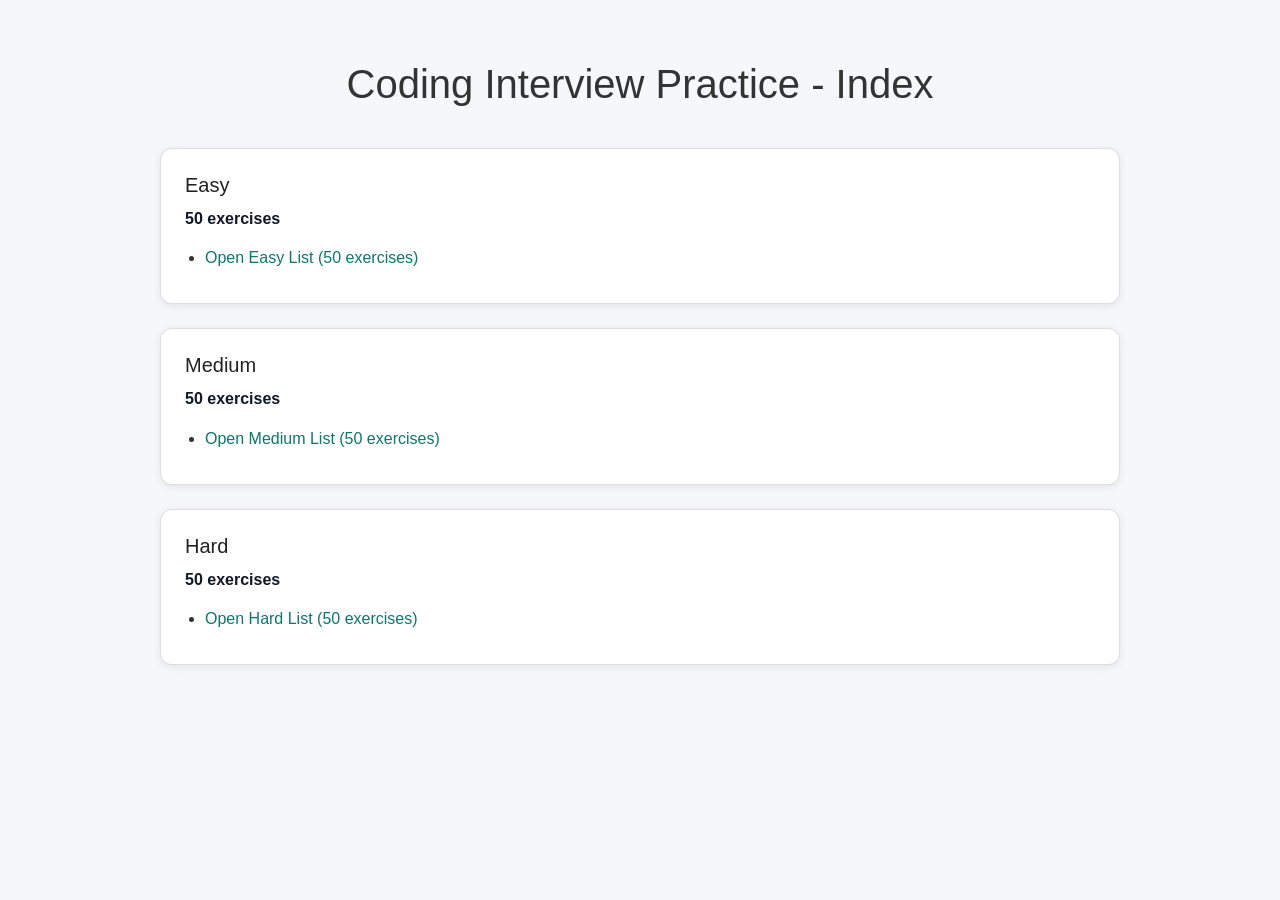
<file: index.html>
<!doctype html>
<html lang="en">
  <head>
    <meta charset="UTF-8" />
    <meta name="viewport" content="width=device-width, initial-scale=1.0" />
    <title>Coding Interview Practice - Index</title>
    <link
      rel="stylesheet"
      href="https://cdn.jsdelivr.net/npm/bootstrap@4.0.0/dist/css/bootstrap.min.css"
      integrity="sha384-Gn5384xqQ1aoWXA+058RXPxPg6fy4IWvTNh0E263XmFcJlSAwiGgFAW/dAiS6JXm"
      crossorigin="anonymous"
    />
    <script
      src="https://code.jquery.com/jquery-3.2.1.slim.min.js"
      integrity="sha384-KJ3o2DKtIkvYIK3UENzmM7KCkRr/rE9/Qpg6aAZGJwFDMVNA/GpGFF93hXpG5KkN"
      crossorigin="anonymous"
    ></script>
    <script
      src="https://cdn.jsdelivr.net/npm/popper.js@1.12.9/dist/umd/popper.min.js"
      integrity="sha384-ApNbgh9B+Y1QKtv3Rn7W3mgPxhU9K/ScQsAP7hUibX39j7fakFPskvXusvfa0b4Q"
      crossorigin="anonymous"
    ></script>
    <script
      src="https://cdn.jsdelivr.net/npm/bootstrap@4.0.0/dist/js/bootstrap.min.js"
      integrity="sha384-JZR6Spejh4U02d8jOt6vLEHfe/JQGiRRSQQxSfFWpi1MquVdAyjUar5+76PVCmYl"
      crossorigin="anonymous"
    ></script>
    <link rel="stylesheet" href="/styles/index.css">
  </head>
  <body>
    <div class="container">
      <h1>Coding Interview Practice - Index</h1>

      <div class="card">
        <h2 class="section-title">Easy</h2>
        <div class="difficulty">50 exercises</div>
        <ul class="links">
          <li><a href="easy/easy.html">Open Easy List (50 exercises)</a></li>
        </ul>
      </div>

      <div class="card">
        <h2 class="section-title">Medium</h2>
        <div class="difficulty">50 exercises</div>
        <ul class="links">
          <li>
            <a href="medium/medium.html">Open Medium List (50 exercises)</a>
          </li>
        </ul>
      </div>

      <div class="card">
        <h2 class="section-title">Hard</h2>
        <div class="difficulty">50 exercises</div>
        <ul class="links">
          <li><a href="hard/hard.html">Open Hard List (50 exercises)</a></li>
        </ul>
      </div>
    </div>
  </body>
</html>
</file>
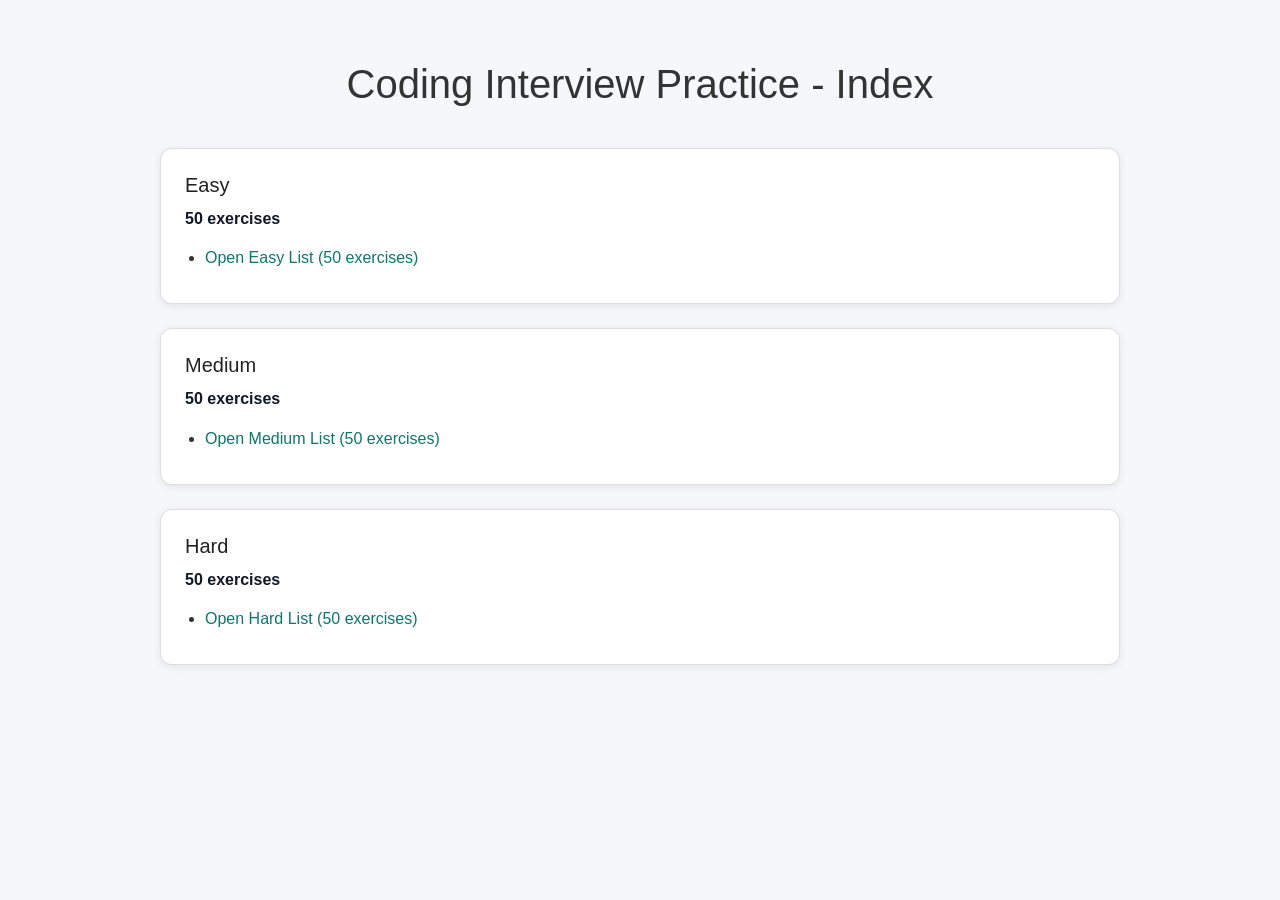
<file: playground/index.html>
<!doctype html>
<html lang="en">
	<head>
		<meta charset="UTF-8" />
		<meta name="viewport" content="width=device-width, initial-scale=1.0" />
		<title>Coding Interview Practice - Index</title>
		<link
			rel="stylesheet"
			href="https://cdn.jsdelivr.net/npm/bootstrap@4.0.0/dist/css/bootstrap.min.css"
			integrity="sha384-Gn5384xqQ1aoWXA+058RXPxPg6fy4IWvTNh0E263XmFcJlSAwiGgFAW/dAiS6JXm"
			crossorigin="anonymous"
		/>
		<script
			src="https://code.jquery.com/jquery-3.2.1.slim.min.js"
			integrity="sha384-KJ3o2DKtIkvYIK3UENzmM7KCkRr/rE9/Qpg6aAZGJwFDMVNA/GpGFF93hXpG5KkN"
			crossorigin="anonymous"
		></script>
		<script
			src="https://cdn.jsdelivr.net/npm/popper.js@1.12.9/dist/umd/popper.min.js"
			integrity="sha384-ApNbgh9B+Y1QKtv3Rn7W3mgPxhU9K/ScQsAP7hUibX39j7fakFPskvXusvfa0b4Q"
			crossorigin="anonymous"
		></script>
		<script
			src="https://cdn.jsdelivr.net/npm/bootstrap@4.0.0/dist/js/bootstrap.min.js"
			integrity="sha384-JZR6Spejh4U02d8jOt6vLEHfe/JQGiRRSQQxSfFWpi1MquVdAyjUar5+76PVCmYl"
			crossorigin="anonymous"
		></script>
		<link rel="stylesheet" href="../styles/index.css">
	</head>
	<body>
		<div class="container">
			<h1>Coding Interview Practice - Index</h1>

			<div class="card">
				<h2 class="section-title">Easy</h2>
				<div class="difficulty">50 exercises</div>
				<ul class="links">
					<li><a href="../easy/easy.html">Open Easy List (50 exercises)</a></li>
				</ul>
			</div>

			<div class="card">
				<h2 class="section-title">Medium</h2>
				<div class="difficulty">50 exercises</div>
				<ul class="links">
					<li>
						<a href="../medium/medium.html">Open Medium List (50 exercises)</a>
					</li>
				</ul>
			</div>

			<div class="card">
				<h2 class="section-title">Hard</h2>
				<div class="difficulty">50 exercises</div>
				<ul class="links">
					<li><a href="../hard/hard.html">Open Hard List (50 exercises)</a></li>
				</ul>
			</div>
		</div>
	</body>
</html>
</file>
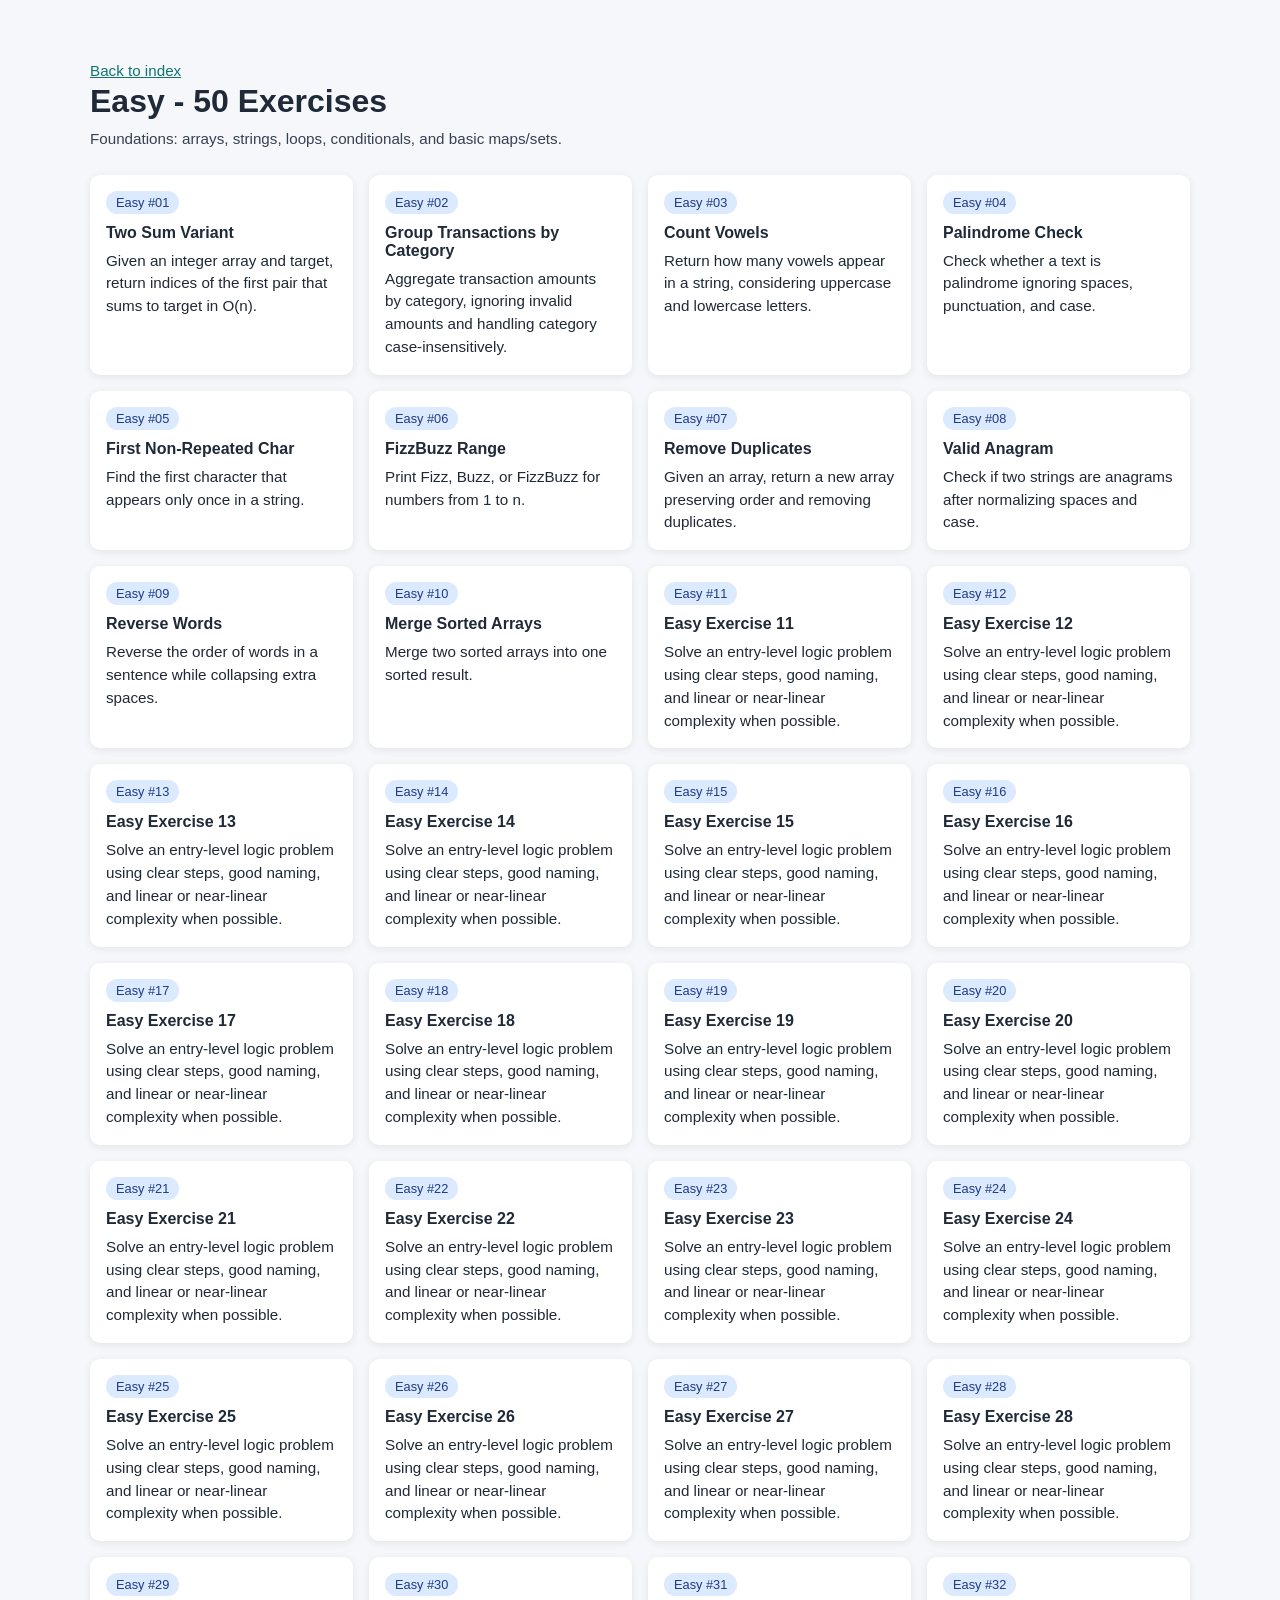
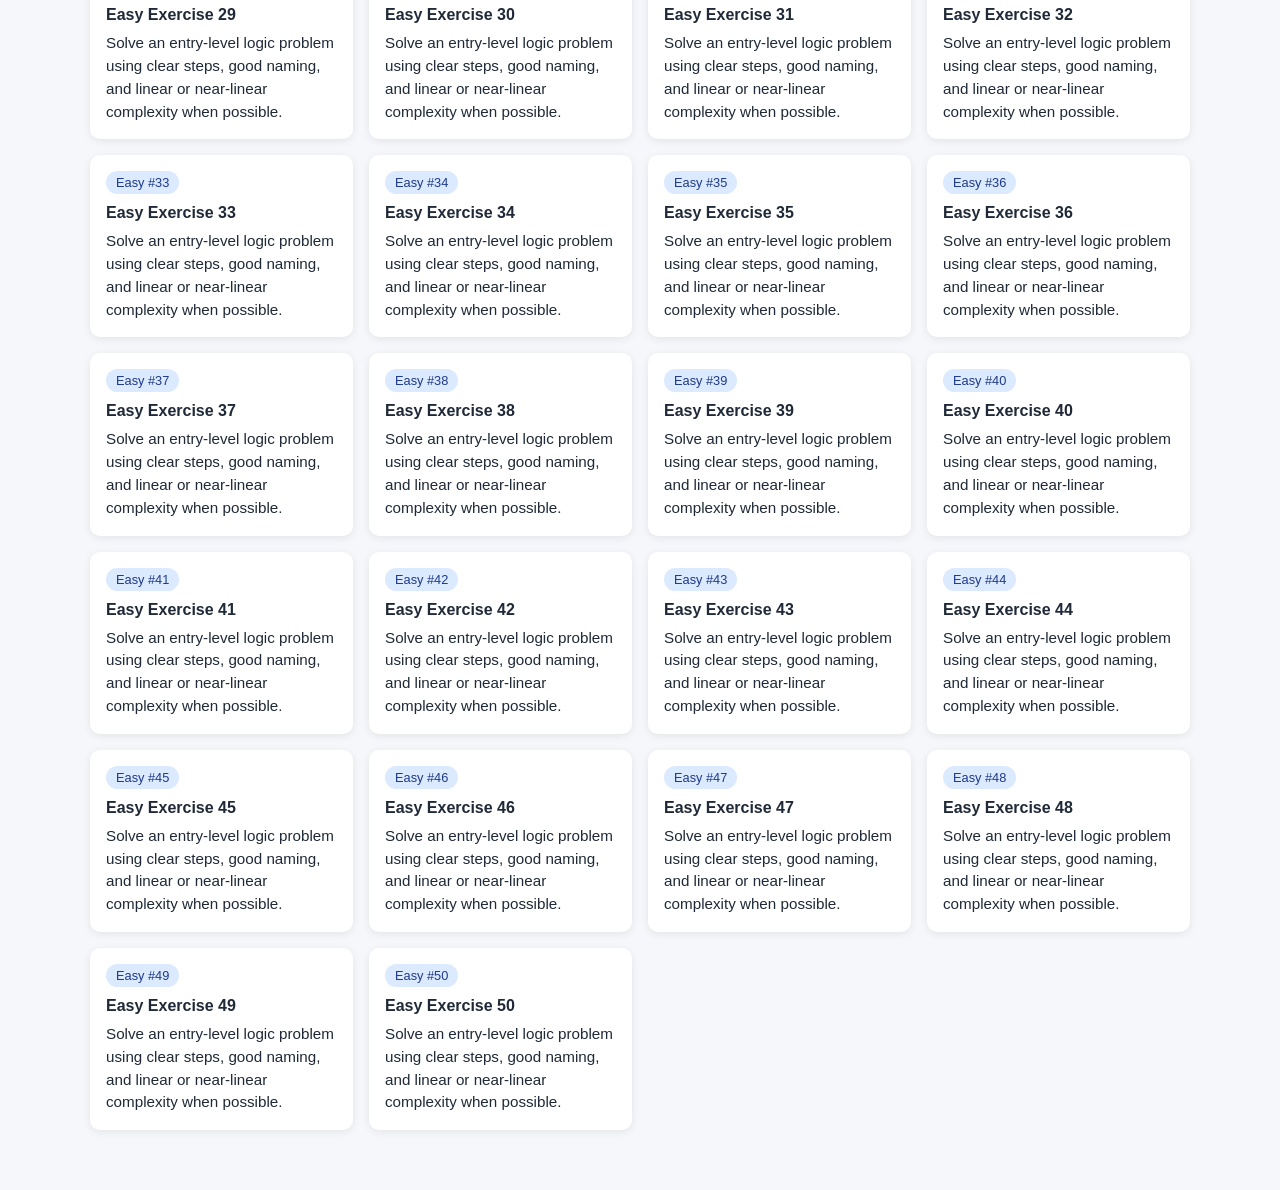
<file: easy/easy.html>
<!DOCTYPE html>
<html lang="en">
<head>
  <meta charset="UTF-8">
  <meta name="viewport" content="width=device-width, initial-scale=1.0">
  <title>Easy Exercises</title>
    <link rel="stylesheet" href="easy.css">
</head>
<body>
  <div class="container">
    <p><a href="../index.html">Back to index</a></p>
    <h1>Easy - 50 Exercises</h1>
    <p class="meta">Foundations: arrays, strings, loops, conditionals, and basic maps/sets.</p>
    <section class="grid">
      <article class="card">
        <div class="tag">Easy #01</div>
        <h2>Two Sum Variant</h2>
        <p>Given an integer array and target, return indices of the first pair that sums to target in O(n).</p>
      </article>
      <article class="card">
        <div class="tag">Easy #02</div>
        <h2>Group Transactions by Category</h2>
        <p>Aggregate transaction amounts by category, ignoring invalid amounts and handling category case-insensitively.</p>
      </article>
      <article class="card">
        <div class="tag">Easy #03</div>
        <h2>Count Vowels</h2>
        <p>Return how many vowels appear in a string, considering uppercase and lowercase letters.</p>
      </article>
      <article class="card">
        <div class="tag">Easy #04</div>
        <h2>Palindrome Check</h2>
        <p>Check whether a text is palindrome ignoring spaces, punctuation, and case.</p>
      </article>
      <article class="card">
        <div class="tag">Easy #05</div>
        <h2>First Non-Repeated Char</h2>
        <p>Find the first character that appears only once in a string.</p>
      </article>
      <article class="card">
        <div class="tag">Easy #06</div>
        <h2>FizzBuzz Range</h2>
        <p>Print Fizz, Buzz, or FizzBuzz for numbers from 1 to n.</p>
      </article>
      <article class="card">
        <div class="tag">Easy #07</div>
        <h2>Remove Duplicates</h2>
        <p>Given an array, return a new array preserving order and removing duplicates.</p>
      </article>
      <article class="card">
        <div class="tag">Easy #08</div>
        <h2>Valid Anagram</h2>
        <p>Check if two strings are anagrams after normalizing spaces and case.</p>
      </article>
      <article class="card">
        <div class="tag">Easy #09</div>
        <h2>Reverse Words</h2>
        <p>Reverse the order of words in a sentence while collapsing extra spaces.</p>
      </article>
      <article class="card">
        <div class="tag">Easy #10</div>
        <h2>Merge Sorted Arrays</h2>
        <p>Merge two sorted arrays into one sorted result.</p>
      </article>
      <article class="card">
        <div class="tag">Easy #11</div>
        <h2>Easy Exercise 11</h2>
        <p>Solve an entry-level logic problem using clear steps, good naming, and linear or near-linear complexity when possible.</p>
      </article>
      <article class="card">
        <div class="tag">Easy #12</div>
        <h2>Easy Exercise 12</h2>
        <p>Solve an entry-level logic problem using clear steps, good naming, and linear or near-linear complexity when possible.</p>
      </article>
      <article class="card">
        <div class="tag">Easy #13</div>
        <h2>Easy Exercise 13</h2>
        <p>Solve an entry-level logic problem using clear steps, good naming, and linear or near-linear complexity when possible.</p>
      </article>
      <article class="card">
        <div class="tag">Easy #14</div>
        <h2>Easy Exercise 14</h2>
        <p>Solve an entry-level logic problem using clear steps, good naming, and linear or near-linear complexity when possible.</p>
      </article>
      <article class="card">
        <div class="tag">Easy #15</div>
        <h2>Easy Exercise 15</h2>
        <p>Solve an entry-level logic problem using clear steps, good naming, and linear or near-linear complexity when possible.</p>
      </article>
      <article class="card">
        <div class="tag">Easy #16</div>
        <h2>Easy Exercise 16</h2>
        <p>Solve an entry-level logic problem using clear steps, good naming, and linear or near-linear complexity when possible.</p>
      </article>
      <article class="card">
        <div class="tag">Easy #17</div>
        <h2>Easy Exercise 17</h2>
        <p>Solve an entry-level logic problem using clear steps, good naming, and linear or near-linear complexity when possible.</p>
      </article>
      <article class="card">
        <div class="tag">Easy #18</div>
        <h2>Easy Exercise 18</h2>
        <p>Solve an entry-level logic problem using clear steps, good naming, and linear or near-linear complexity when possible.</p>
      </article>
      <article class="card">
        <div class="tag">Easy #19</div>
        <h2>Easy Exercise 19</h2>
        <p>Solve an entry-level logic problem using clear steps, good naming, and linear or near-linear complexity when possible.</p>
      </article>
      <article class="card">
        <div class="tag">Easy #20</div>
        <h2>Easy Exercise 20</h2>
        <p>Solve an entry-level logic problem using clear steps, good naming, and linear or near-linear complexity when possible.</p>
      </article>
      <article class="card">
        <div class="tag">Easy #21</div>
        <h2>Easy Exercise 21</h2>
        <p>Solve an entry-level logic problem using clear steps, good naming, and linear or near-linear complexity when possible.</p>
      </article>
      <article class="card">
        <div class="tag">Easy #22</div>
        <h2>Easy Exercise 22</h2>
        <p>Solve an entry-level logic problem using clear steps, good naming, and linear or near-linear complexity when possible.</p>
      </article>
      <article class="card">
        <div class="tag">Easy #23</div>
        <h2>Easy Exercise 23</h2>
        <p>Solve an entry-level logic problem using clear steps, good naming, and linear or near-linear complexity when possible.</p>
      </article>
      <article class="card">
        <div class="tag">Easy #24</div>
        <h2>Easy Exercise 24</h2>
        <p>Solve an entry-level logic problem using clear steps, good naming, and linear or near-linear complexity when possible.</p>
      </article>
      <article class="card">
        <div class="tag">Easy #25</div>
        <h2>Easy Exercise 25</h2>
        <p>Solve an entry-level logic problem using clear steps, good naming, and linear or near-linear complexity when possible.</p>
      </article>
      <article class="card">
        <div class="tag">Easy #26</div>
        <h2>Easy Exercise 26</h2>
        <p>Solve an entry-level logic problem using clear steps, good naming, and linear or near-linear complexity when possible.</p>
      </article>
      <article class="card">
        <div class="tag">Easy #27</div>
        <h2>Easy Exercise 27</h2>
        <p>Solve an entry-level logic problem using clear steps, good naming, and linear or near-linear complexity when possible.</p>
      </article>
      <article class="card">
        <div class="tag">Easy #28</div>
        <h2>Easy Exercise 28</h2>
        <p>Solve an entry-level logic problem using clear steps, good naming, and linear or near-linear complexity when possible.</p>
      </article>
      <article class="card">
        <div class="tag">Easy #29</div>
        <h2>Easy Exercise 29</h2>
        <p>Solve an entry-level logic problem using clear steps, good naming, and linear or near-linear complexity when possible.</p>
      </article>
      <article class="card">
        <div class="tag">Easy #30</div>
        <h2>Easy Exercise 30</h2>
        <p>Solve an entry-level logic problem using clear steps, good naming, and linear or near-linear complexity when possible.</p>
      </article>
      <article class="card">
        <div class="tag">Easy #31</div>
        <h2>Easy Exercise 31</h2>
        <p>Solve an entry-level logic problem using clear steps, good naming, and linear or near-linear complexity when possible.</p>
      </article>
      <article class="card">
        <div class="tag">Easy #32</div>
        <h2>Easy Exercise 32</h2>
        <p>Solve an entry-level logic problem using clear steps, good naming, and linear or near-linear complexity when possible.</p>
      </article>
      <article class="card">
        <div class="tag">Easy #33</div>
        <h2>Easy Exercise 33</h2>
        <p>Solve an entry-level logic problem using clear steps, good naming, and linear or near-linear complexity when possible.</p>
      </article>
      <article class="card">
        <div class="tag">Easy #34</div>
        <h2>Easy Exercise 34</h2>
        <p>Solve an entry-level logic problem using clear steps, good naming, and linear or near-linear complexity when possible.</p>
      </article>
      <article class="card">
        <div class="tag">Easy #35</div>
        <h2>Easy Exercise 35</h2>
        <p>Solve an entry-level logic problem using clear steps, good naming, and linear or near-linear complexity when possible.</p>
      </article>
      <article class="card">
        <div class="tag">Easy #36</div>
        <h2>Easy Exercise 36</h2>
        <p>Solve an entry-level logic problem using clear steps, good naming, and linear or near-linear complexity when possible.</p>
      </article>
      <article class="card">
        <div class="tag">Easy #37</div>
        <h2>Easy Exercise 37</h2>
        <p>Solve an entry-level logic problem using clear steps, good naming, and linear or near-linear complexity when possible.</p>
      </article>
      <article class="card">
        <div class="tag">Easy #38</div>
        <h2>Easy Exercise 38</h2>
        <p>Solve an entry-level logic problem using clear steps, good naming, and linear or near-linear complexity when possible.</p>
      </article>
      <article class="card">
        <div class="tag">Easy #39</div>
        <h2>Easy Exercise 39</h2>
        <p>Solve an entry-level logic problem using clear steps, good naming, and linear or near-linear complexity when possible.</p>
      </article>
      <article class="card">
        <div class="tag">Easy #40</div>
        <h2>Easy Exercise 40</h2>
        <p>Solve an entry-level logic problem using clear steps, good naming, and linear or near-linear complexity when possible.</p>
      </article>
      <article class="card">
        <div class="tag">Easy #41</div>
        <h2>Easy Exercise 41</h2>
        <p>Solve an entry-level logic problem using clear steps, good naming, and linear or near-linear complexity when possible.</p>
      </article>
      <article class="card">
        <div class="tag">Easy #42</div>
        <h2>Easy Exercise 42</h2>
        <p>Solve an entry-level logic problem using clear steps, good naming, and linear or near-linear complexity when possible.</p>
      </article>
      <article class="card">
        <div class="tag">Easy #43</div>
        <h2>Easy Exercise 43</h2>
        <p>Solve an entry-level logic problem using clear steps, good naming, and linear or near-linear complexity when possible.</p>
      </article>
      <article class="card">
        <div class="tag">Easy #44</div>
        <h2>Easy Exercise 44</h2>
        <p>Solve an entry-level logic problem using clear steps, good naming, and linear or near-linear complexity when possible.</p>
      </article>
      <article class="card">
        <div class="tag">Easy #45</div>
        <h2>Easy Exercise 45</h2>
        <p>Solve an entry-level logic problem using clear steps, good naming, and linear or near-linear complexity when possible.</p>
      </article>
      <article class="card">
        <div class="tag">Easy #46</div>
        <h2>Easy Exercise 46</h2>
        <p>Solve an entry-level logic problem using clear steps, good naming, and linear or near-linear complexity when possible.</p>
      </article>
      <article class="card">
        <div class="tag">Easy #47</div>
        <h2>Easy Exercise 47</h2>
        <p>Solve an entry-level logic problem using clear steps, good naming, and linear or near-linear complexity when possible.</p>
      </article>
      <article class="card">
        <div class="tag">Easy #48</div>
        <h2>Easy Exercise 48</h2>
        <p>Solve an entry-level logic problem using clear steps, good naming, and linear or near-linear complexity when possible.</p>
      </article>
      <article class="card">
        <div class="tag">Easy #49</div>
        <h2>Easy Exercise 49</h2>
        <p>Solve an entry-level logic problem using clear steps, good naming, and linear or near-linear complexity when possible.</p>
      </article>
      <article class="card">
        <div class="tag">Easy #50</div>
        <h2>Easy Exercise 50</h2>
        <p>Solve an entry-level logic problem using clear steps, good naming, and linear or near-linear complexity when possible.</p>
      </article>
    </section>
  </div>

  <div class="modal-backdrop" id="exerciseModal" aria-hidden="true">
    <div class="modal" role="dialog" aria-modal="true" aria-labelledby="modalTitle">
      <div class="modal-header">
        <h2 class="modal-title" id="modalTitle"></h2>
        <button class="close-btn" id="closeModalBtn" type="button" aria-label="Close">X</button>
      </div>
      <p id="modalDescription"></p>

      <h3>Acceptance Criteria</h3>
      <ul id="modalCriteria"></ul>

      <h3 id="modalExampleTitle">Example (Input/Output)</h3>
      <div class="example" id="modalExample"></div>

      <div class="modal-actions">
        <a class="open-link-btn" id="openExerciseBtn" href="#">Open Exercise Workspace</a>
      </div>
    </div>
  </div>

  <script src="easy.js"></script>
</body>
</html>
</file>
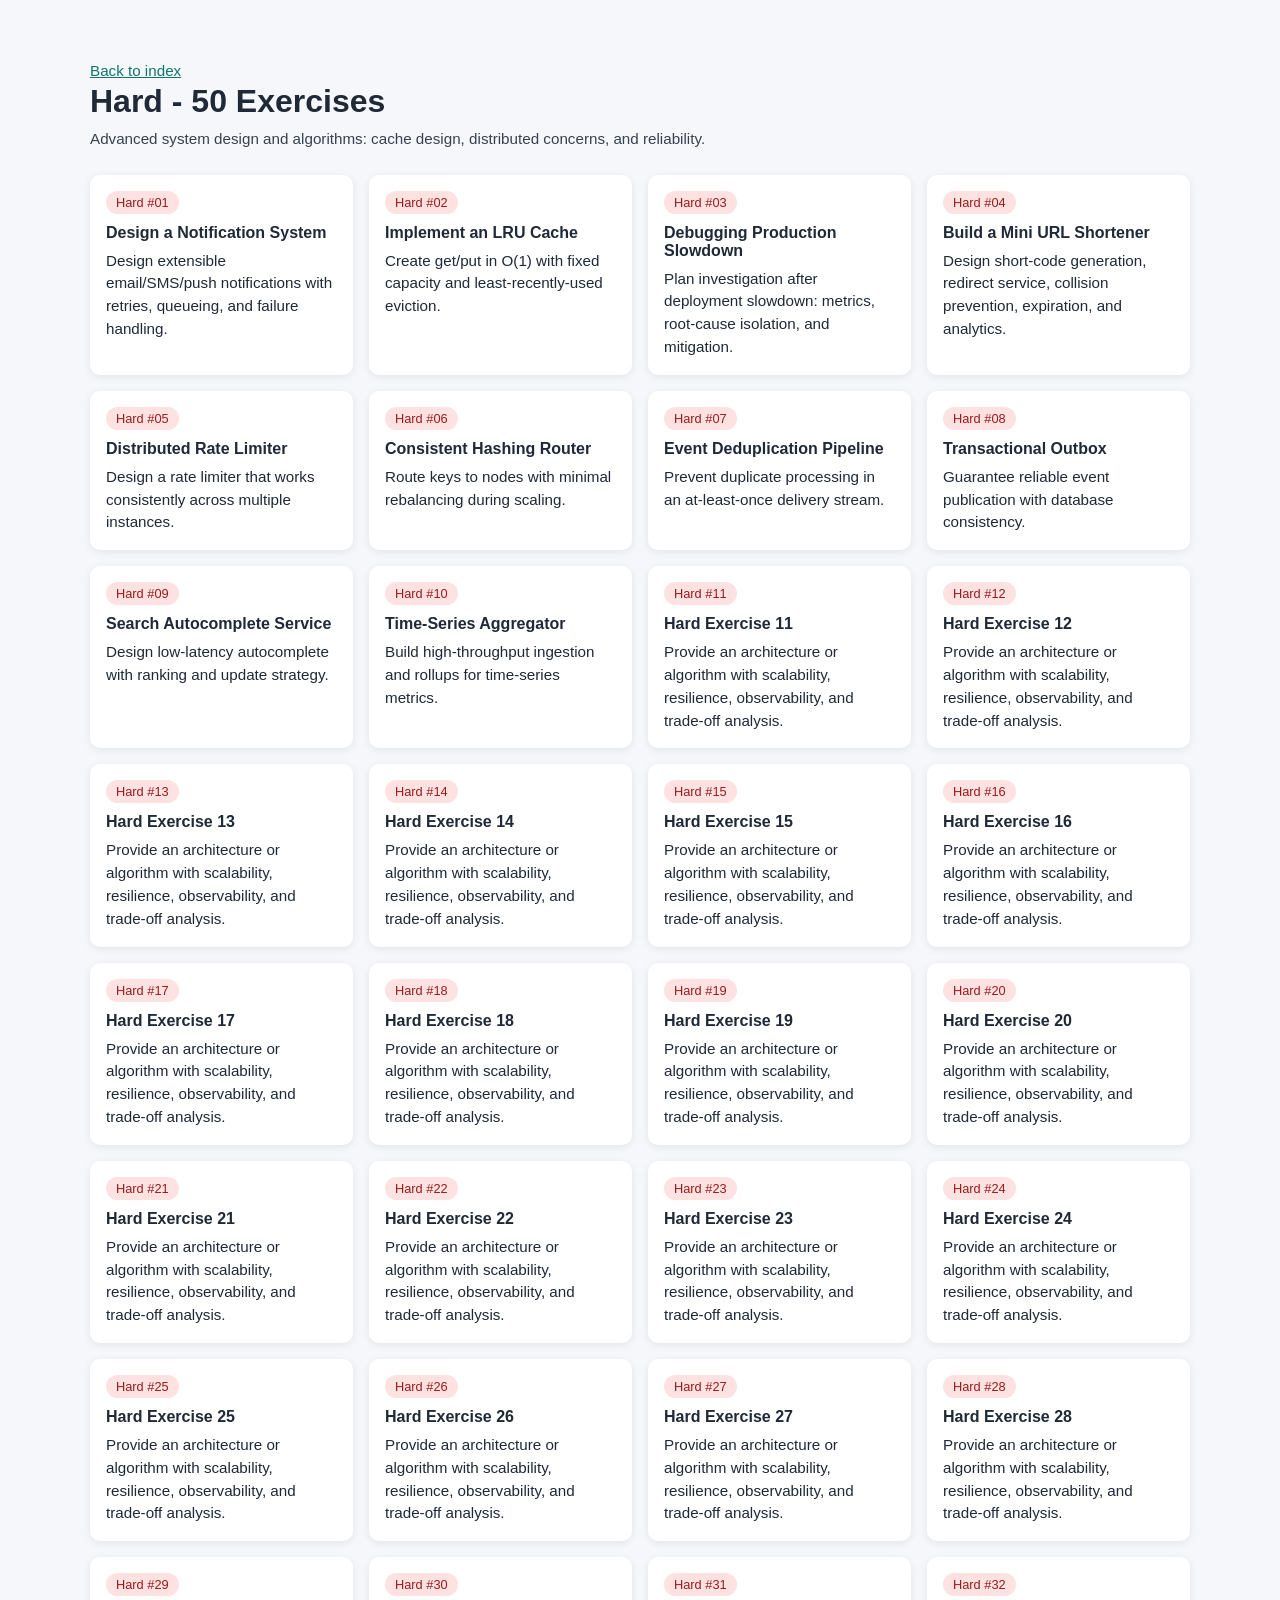
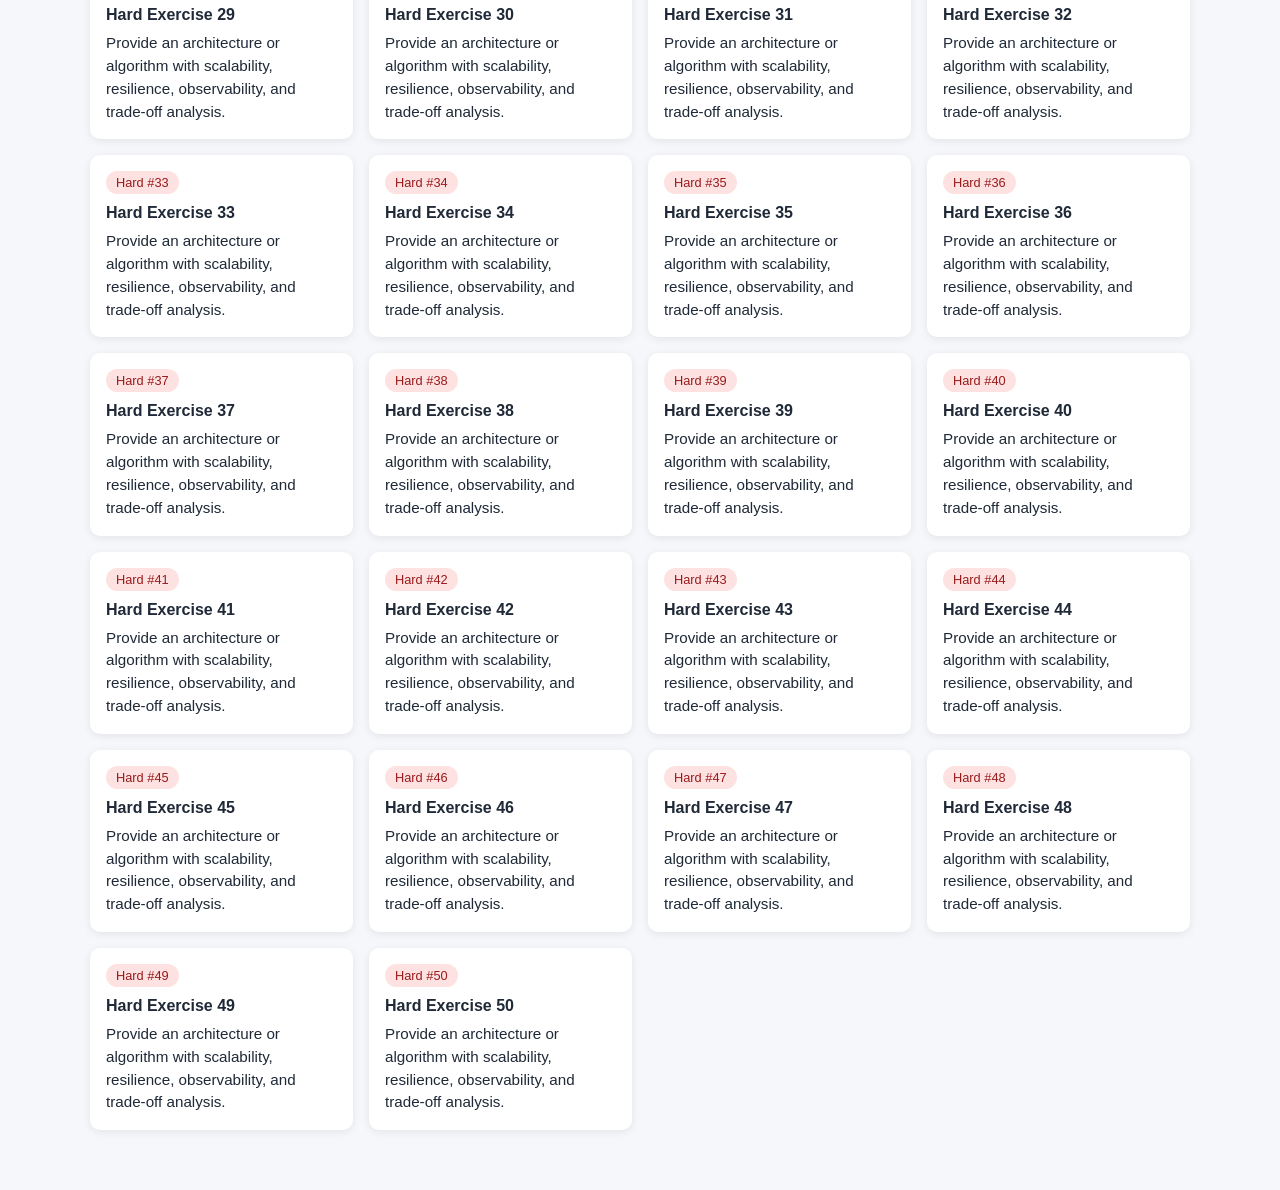
<file: hard/hard.html>
<!DOCTYPE html>
<html lang="en">
<head>
  <meta charset="UTF-8">
  <meta name="viewport" content="width=device-width, initial-scale=1.0">
  <title>Hard Exercises</title>
  <link rel="stylesheet" href="hard.css">
</head>
<body>
  <div class="container">
    <p><a href="../index.html">Back to index</a></p>
    <h1>Hard - 50 Exercises</h1>
    <p class="meta">Advanced system design and algorithms: cache design, distributed concerns, and reliability.</p>
    <section class="grid">
      <article class="card">
        <div class="tag">Hard #01</div>
        <h2>Design a Notification System</h2>
        <p>Design extensible email/SMS/push notifications with retries, queueing, and failure handling.</p>
      </article>
      <article class="card">
        <div class="tag">Hard #02</div>
        <h2>Implement an LRU Cache</h2>
        <p>Create get/put in O(1) with fixed capacity and least-recently-used eviction.</p>
      </article>
      <article class="card">
        <div class="tag">Hard #03</div>
        <h2>Debugging Production Slowdown</h2>
        <p>Plan investigation after deployment slowdown: metrics, root-cause isolation, and mitigation.</p>
      </article>
      <article class="card">
        <div class="tag">Hard #04</div>
        <h2>Build a Mini URL Shortener</h2>
        <p>Design short-code generation, redirect service, collision prevention, expiration, and analytics.</p>
      </article>
      <article class="card">
        <div class="tag">Hard #05</div>
        <h2>Distributed Rate Limiter</h2>
        <p>Design a rate limiter that works consistently across multiple instances.</p>
      </article>
      <article class="card">
        <div class="tag">Hard #06</div>
        <h2>Consistent Hashing Router</h2>
        <p>Route keys to nodes with minimal rebalancing during scaling.</p>
      </article>
      <article class="card">
        <div class="tag">Hard #07</div>
        <h2>Event Deduplication Pipeline</h2>
        <p>Prevent duplicate processing in an at-least-once delivery stream.</p>
      </article>
      <article class="card">
        <div class="tag">Hard #08</div>
        <h2>Transactional Outbox</h2>
        <p>Guarantee reliable event publication with database consistency.</p>
      </article>
      <article class="card">
        <div class="tag">Hard #09</div>
        <h2>Search Autocomplete Service</h2>
        <p>Design low-latency autocomplete with ranking and update strategy.</p>
      </article>
      <article class="card">
        <div class="tag">Hard #10</div>
        <h2>Time-Series Aggregator</h2>
        <p>Build high-throughput ingestion and rollups for time-series metrics.</p>
      </article>
      <article class="card">
        <div class="tag">Hard #11</div>
        <h2>Hard Exercise 11</h2>
        <p>Provide an architecture or algorithm with scalability, resilience, observability, and trade-off analysis.</p>
      </article>
      <article class="card">
        <div class="tag">Hard #12</div>
        <h2>Hard Exercise 12</h2>
        <p>Provide an architecture or algorithm with scalability, resilience, observability, and trade-off analysis.</p>
      </article>
      <article class="card">
        <div class="tag">Hard #13</div>
        <h2>Hard Exercise 13</h2>
        <p>Provide an architecture or algorithm with scalability, resilience, observability, and trade-off analysis.</p>
      </article>
      <article class="card">
        <div class="tag">Hard #14</div>
        <h2>Hard Exercise 14</h2>
        <p>Provide an architecture or algorithm with scalability, resilience, observability, and trade-off analysis.</p>
      </article>
      <article class="card">
        <div class="tag">Hard #15</div>
        <h2>Hard Exercise 15</h2>
        <p>Provide an architecture or algorithm with scalability, resilience, observability, and trade-off analysis.</p>
      </article>
      <article class="card">
        <div class="tag">Hard #16</div>
        <h2>Hard Exercise 16</h2>
        <p>Provide an architecture or algorithm with scalability, resilience, observability, and trade-off analysis.</p>
      </article>
      <article class="card">
        <div class="tag">Hard #17</div>
        <h2>Hard Exercise 17</h2>
        <p>Provide an architecture or algorithm with scalability, resilience, observability, and trade-off analysis.</p>
      </article>
      <article class="card">
        <div class="tag">Hard #18</div>
        <h2>Hard Exercise 18</h2>
        <p>Provide an architecture or algorithm with scalability, resilience, observability, and trade-off analysis.</p>
      </article>
      <article class="card">
        <div class="tag">Hard #19</div>
        <h2>Hard Exercise 19</h2>
        <p>Provide an architecture or algorithm with scalability, resilience, observability, and trade-off analysis.</p>
      </article>
      <article class="card">
        <div class="tag">Hard #20</div>
        <h2>Hard Exercise 20</h2>
        <p>Provide an architecture or algorithm with scalability, resilience, observability, and trade-off analysis.</p>
      </article>
      <article class="card">
        <div class="tag">Hard #21</div>
        <h2>Hard Exercise 21</h2>
        <p>Provide an architecture or algorithm with scalability, resilience, observability, and trade-off analysis.</p>
      </article>
      <article class="card">
        <div class="tag">Hard #22</div>
        <h2>Hard Exercise 22</h2>
        <p>Provide an architecture or algorithm with scalability, resilience, observability, and trade-off analysis.</p>
      </article>
      <article class="card">
        <div class="tag">Hard #23</div>
        <h2>Hard Exercise 23</h2>
        <p>Provide an architecture or algorithm with scalability, resilience, observability, and trade-off analysis.</p>
      </article>
      <article class="card">
        <div class="tag">Hard #24</div>
        <h2>Hard Exercise 24</h2>
        <p>Provide an architecture or algorithm with scalability, resilience, observability, and trade-off analysis.</p>
      </article>
      <article class="card">
        <div class="tag">Hard #25</div>
        <h2>Hard Exercise 25</h2>
        <p>Provide an architecture or algorithm with scalability, resilience, observability, and trade-off analysis.</p>
      </article>
      <article class="card">
        <div class="tag">Hard #26</div>
        <h2>Hard Exercise 26</h2>
        <p>Provide an architecture or algorithm with scalability, resilience, observability, and trade-off analysis.</p>
      </article>
      <article class="card">
        <div class="tag">Hard #27</div>
        <h2>Hard Exercise 27</h2>
        <p>Provide an architecture or algorithm with scalability, resilience, observability, and trade-off analysis.</p>
      </article>
      <article class="card">
        <div class="tag">Hard #28</div>
        <h2>Hard Exercise 28</h2>
        <p>Provide an architecture or algorithm with scalability, resilience, observability, and trade-off analysis.</p>
      </article>
      <article class="card">
        <div class="tag">Hard #29</div>
        <h2>Hard Exercise 29</h2>
        <p>Provide an architecture or algorithm with scalability, resilience, observability, and trade-off analysis.</p>
      </article>
      <article class="card">
        <div class="tag">Hard #30</div>
        <h2>Hard Exercise 30</h2>
        <p>Provide an architecture or algorithm with scalability, resilience, observability, and trade-off analysis.</p>
      </article>
      <article class="card">
        <div class="tag">Hard #31</div>
        <h2>Hard Exercise 31</h2>
        <p>Provide an architecture or algorithm with scalability, resilience, observability, and trade-off analysis.</p>
      </article>
      <article class="card">
        <div class="tag">Hard #32</div>
        <h2>Hard Exercise 32</h2>
        <p>Provide an architecture or algorithm with scalability, resilience, observability, and trade-off analysis.</p>
      </article>
      <article class="card">
        <div class="tag">Hard #33</div>
        <h2>Hard Exercise 33</h2>
        <p>Provide an architecture or algorithm with scalability, resilience, observability, and trade-off analysis.</p>
      </article>
      <article class="card">
        <div class="tag">Hard #34</div>
        <h2>Hard Exercise 34</h2>
        <p>Provide an architecture or algorithm with scalability, resilience, observability, and trade-off analysis.</p>
      </article>
      <article class="card">
        <div class="tag">Hard #35</div>
        <h2>Hard Exercise 35</h2>
        <p>Provide an architecture or algorithm with scalability, resilience, observability, and trade-off analysis.</p>
      </article>
      <article class="card">
        <div class="tag">Hard #36</div>
        <h2>Hard Exercise 36</h2>
        <p>Provide an architecture or algorithm with scalability, resilience, observability, and trade-off analysis.</p>
      </article>
      <article class="card">
        <div class="tag">Hard #37</div>
        <h2>Hard Exercise 37</h2>
        <p>Provide an architecture or algorithm with scalability, resilience, observability, and trade-off analysis.</p>
      </article>
      <article class="card">
        <div class="tag">Hard #38</div>
        <h2>Hard Exercise 38</h2>
        <p>Provide an architecture or algorithm with scalability, resilience, observability, and trade-off analysis.</p>
      </article>
      <article class="card">
        <div class="tag">Hard #39</div>
        <h2>Hard Exercise 39</h2>
        <p>Provide an architecture or algorithm with scalability, resilience, observability, and trade-off analysis.</p>
      </article>
      <article class="card">
        <div class="tag">Hard #40</div>
        <h2>Hard Exercise 40</h2>
        <p>Provide an architecture or algorithm with scalability, resilience, observability, and trade-off analysis.</p>
      </article>
      <article class="card">
        <div class="tag">Hard #41</div>
        <h2>Hard Exercise 41</h2>
        <p>Provide an architecture or algorithm with scalability, resilience, observability, and trade-off analysis.</p>
      </article>
      <article class="card">
        <div class="tag">Hard #42</div>
        <h2>Hard Exercise 42</h2>
        <p>Provide an architecture or algorithm with scalability, resilience, observability, and trade-off analysis.</p>
      </article>
      <article class="card">
        <div class="tag">Hard #43</div>
        <h2>Hard Exercise 43</h2>
        <p>Provide an architecture or algorithm with scalability, resilience, observability, and trade-off analysis.</p>
      </article>
      <article class="card">
        <div class="tag">Hard #44</div>
        <h2>Hard Exercise 44</h2>
        <p>Provide an architecture or algorithm with scalability, resilience, observability, and trade-off analysis.</p>
      </article>
      <article class="card">
        <div class="tag">Hard #45</div>
        <h2>Hard Exercise 45</h2>
        <p>Provide an architecture or algorithm with scalability, resilience, observability, and trade-off analysis.</p>
      </article>
      <article class="card">
        <div class="tag">Hard #46</div>
        <h2>Hard Exercise 46</h2>
        <p>Provide an architecture or algorithm with scalability, resilience, observability, and trade-off analysis.</p>
      </article>
      <article class="card">
        <div class="tag">Hard #47</div>
        <h2>Hard Exercise 47</h2>
        <p>Provide an architecture or algorithm with scalability, resilience, observability, and trade-off analysis.</p>
      </article>
      <article class="card">
        <div class="tag">Hard #48</div>
        <h2>Hard Exercise 48</h2>
        <p>Provide an architecture or algorithm with scalability, resilience, observability, and trade-off analysis.</p>
      </article>
      <article class="card">
        <div class="tag">Hard #49</div>
        <h2>Hard Exercise 49</h2>
        <p>Provide an architecture or algorithm with scalability, resilience, observability, and trade-off analysis.</p>
      </article>
      <article class="card">
        <div class="tag">Hard #50</div>
        <h2>Hard Exercise 50</h2>
        <p>Provide an architecture or algorithm with scalability, resilience, observability, and trade-off analysis.</p>
      </article>
    </section>
  </div>

  <div class="modal-backdrop" id="exerciseModal" aria-hidden="true">
    <div class="modal" role="dialog" aria-modal="true" aria-labelledby="modalTitle">
      <div class="modal-header">
        <h2 class="modal-title" id="modalTitle"></h2>
        <button class="close-btn" id="closeModalBtn" type="button" aria-label="Close">X</button>
      </div>
      <p id="modalDescription"></p>

      <h3>Acceptance Criteria</h3>
      <ul id="modalCriteria"></ul>

      <h3 id="modalExampleTitle">Example (Input/Output)</h3>
      <div class="example" id="modalExample"></div>

      <div class="modal-actions">
        <a class="open-link-btn" id="openExerciseBtn" href="#">Open Exercise Workspace</a>
      </div>
    </div>
  </div>

  <script src="hard.js"></script>
</body>
</html>
</file>
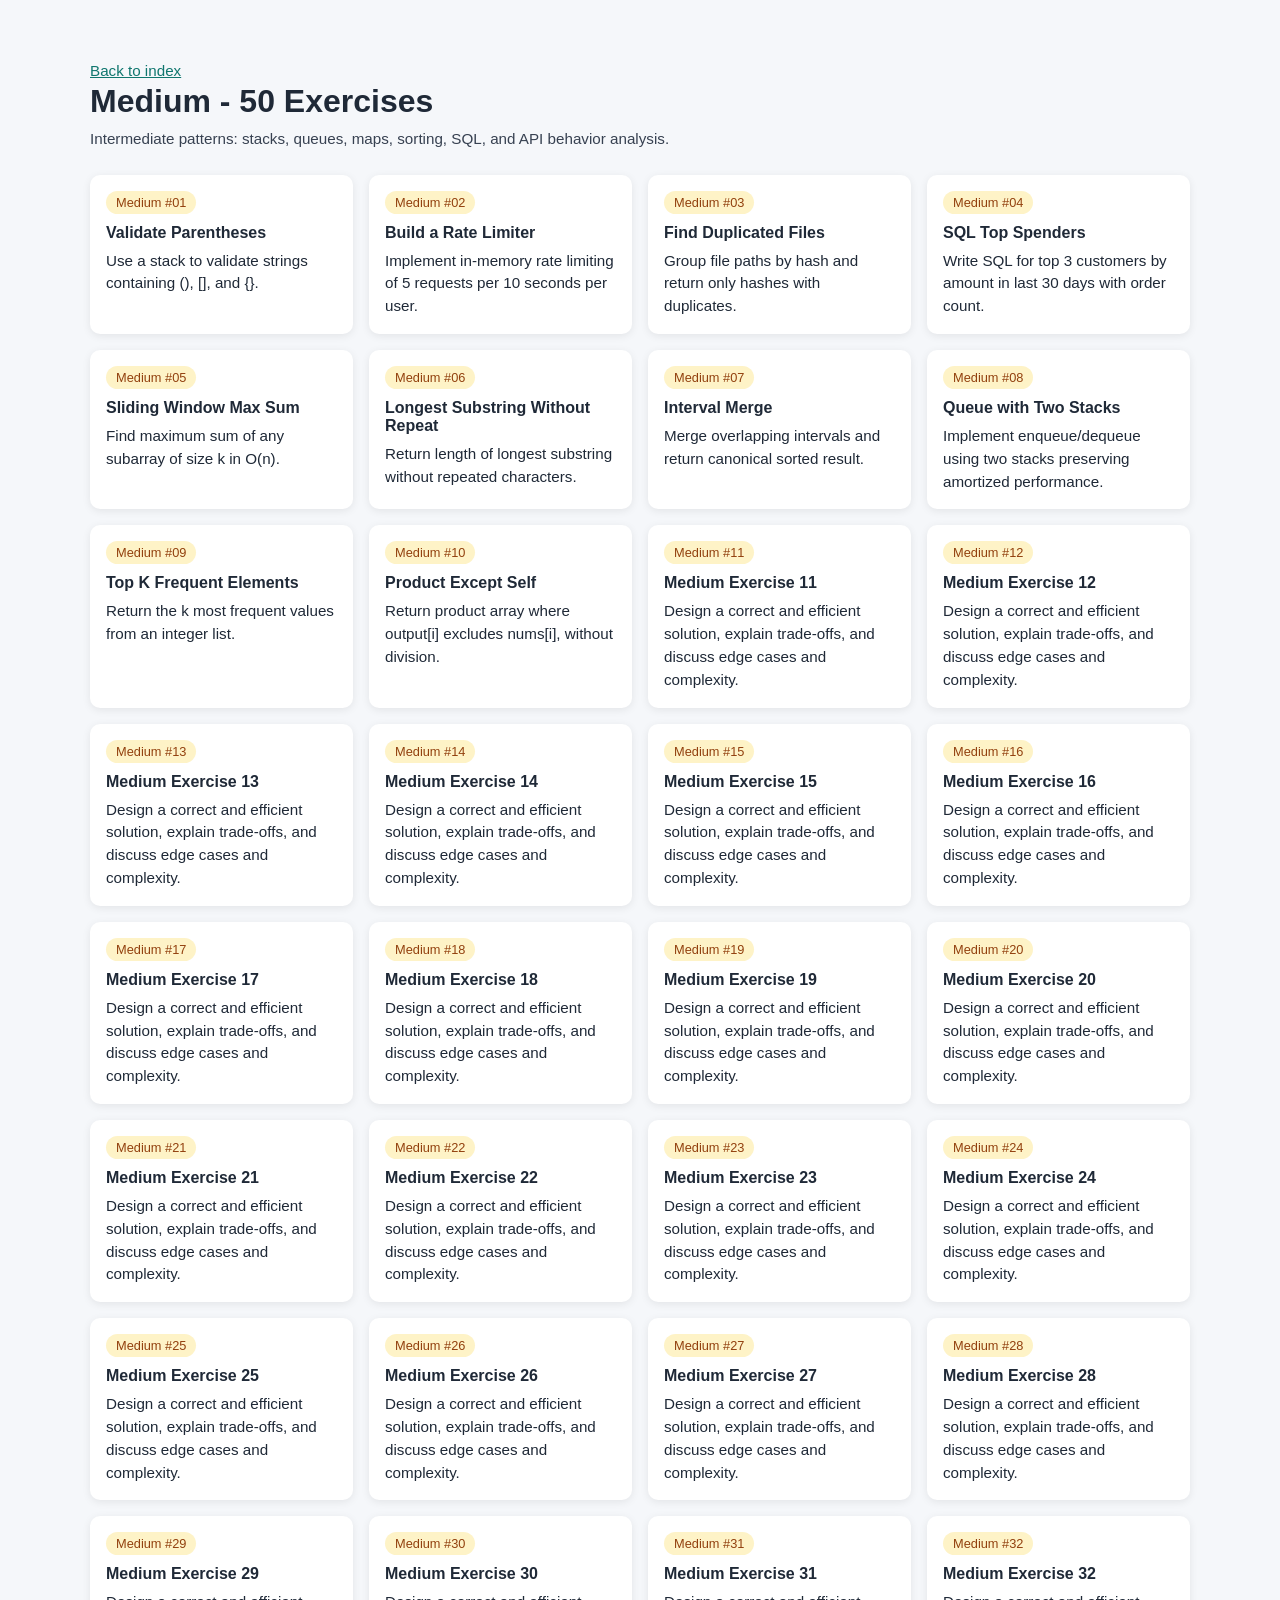
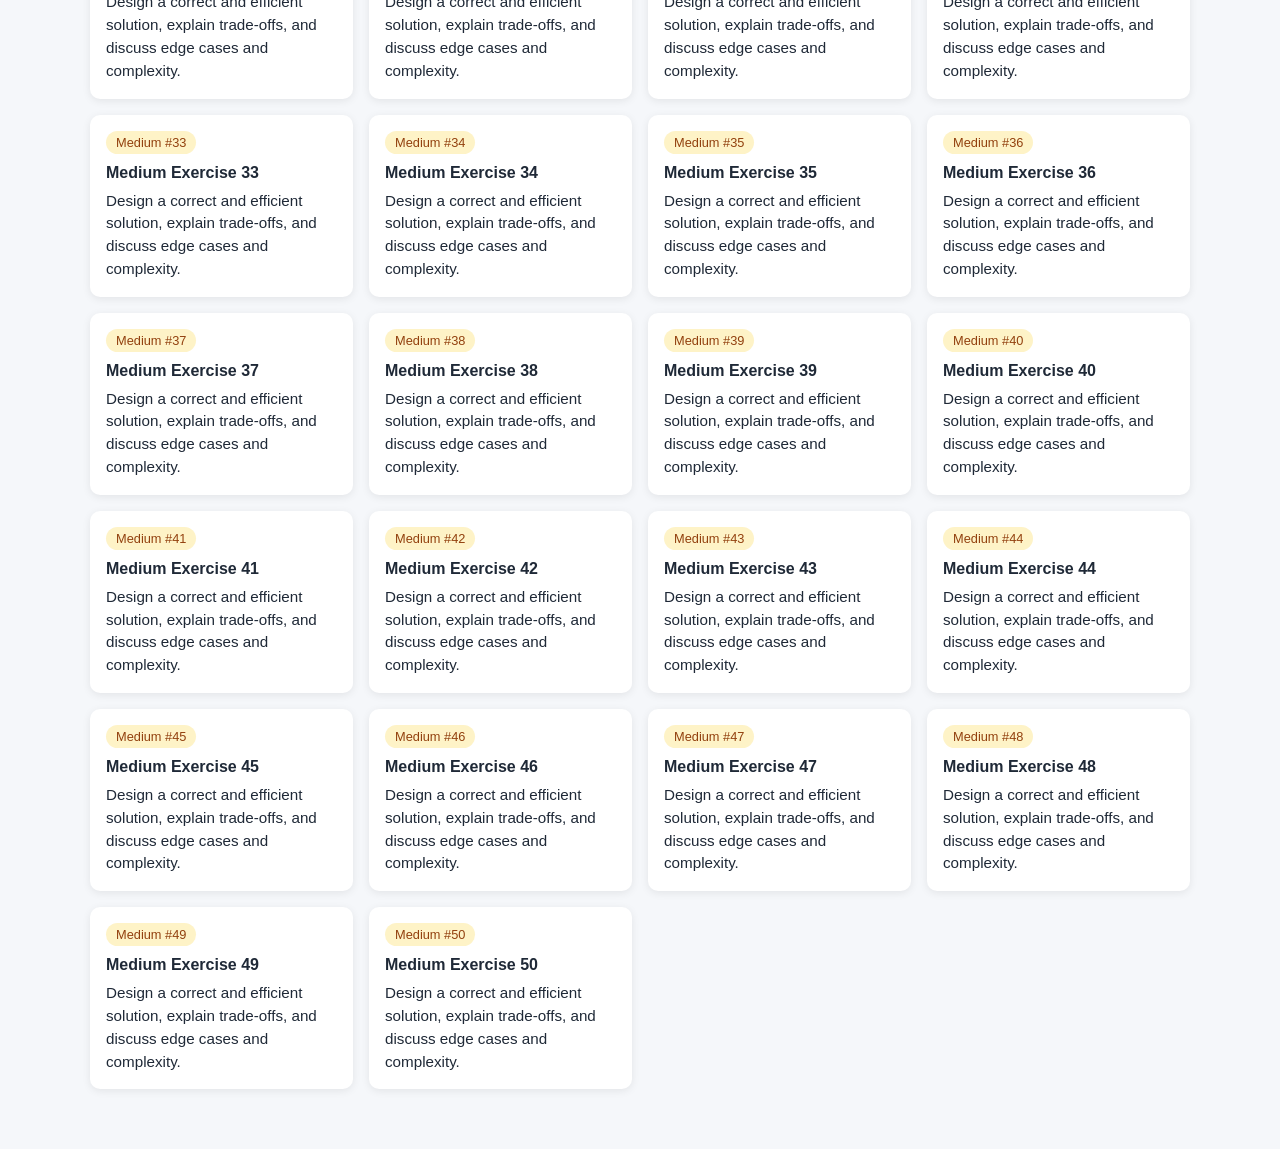
<file: medium/medium.html>
<!DOCTYPE html>
<html lang="en">
<head>
  <meta charset="UTF-8">
  <meta name="viewport" content="width=device-width, initial-scale=1.0">
  <title>Medium Exercises</title>
  <link rel="stylesheet" href="medium.css">
</head>
<body>
  <div class="container">
    <p><a href="../index.html">Back to index</a></p>
    <h1>Medium - 50 Exercises</h1>
    <p class="meta">Intermediate patterns: stacks, queues, maps, sorting, SQL, and API behavior analysis.</p>
    <section class="grid">
      <article class="card">
        <div class="tag">Medium #01</div>
        <h2>Validate Parentheses</h2>
        <p>Use a stack to validate strings containing (), [], and {}.</p>
      </article>
      <article class="card">
        <div class="tag">Medium #02</div>
        <h2>Build a Rate Limiter</h2>
        <p>Implement in-memory rate limiting of 5 requests per 10 seconds per user.</p>
      </article>
      <article class="card">
        <div class="tag">Medium #03</div>
        <h2>Find Duplicated Files</h2>
        <p>Group file paths by hash and return only hashes with duplicates.</p>
      </article>
      <article class="card">
        <div class="tag">Medium #04</div>
        <h2>SQL Top Spenders</h2>
        <p>Write SQL for top 3 customers by amount in last 30 days with order count.</p>
      </article>
      <article class="card">
        <div class="tag">Medium #05</div>
        <h2>Sliding Window Max Sum</h2>
        <p>Find maximum sum of any subarray of size k in O(n).</p>
      </article>
      <article class="card">
        <div class="tag">Medium #06</div>
        <h2>Longest Substring Without Repeat</h2>
        <p>Return length of longest substring without repeated characters.</p>
      </article>
      <article class="card">
        <div class="tag">Medium #07</div>
        <h2>Interval Merge</h2>
        <p>Merge overlapping intervals and return canonical sorted result.</p>
      </article>
      <article class="card">
        <div class="tag">Medium #08</div>
        <h2>Queue with Two Stacks</h2>
        <p>Implement enqueue/dequeue using two stacks preserving amortized performance.</p>
      </article>
      <article class="card">
        <div class="tag">Medium #09</div>
        <h2>Top K Frequent Elements</h2>
        <p>Return the k most frequent values from an integer list.</p>
      </article>
      <article class="card">
        <div class="tag">Medium #10</div>
        <h2>Product Except Self</h2>
        <p>Return product array where output[i] excludes nums[i], without division.</p>
      </article>
      <article class="card">
        <div class="tag">Medium #11</div>
        <h2>Medium Exercise 11</h2>
        <p>Design a correct and efficient solution, explain trade-offs, and discuss edge cases and complexity.</p>
      </article>
      <article class="card">
        <div class="tag">Medium #12</div>
        <h2>Medium Exercise 12</h2>
        <p>Design a correct and efficient solution, explain trade-offs, and discuss edge cases and complexity.</p>
      </article>
      <article class="card">
        <div class="tag">Medium #13</div>
        <h2>Medium Exercise 13</h2>
        <p>Design a correct and efficient solution, explain trade-offs, and discuss edge cases and complexity.</p>
      </article>
      <article class="card">
        <div class="tag">Medium #14</div>
        <h2>Medium Exercise 14</h2>
        <p>Design a correct and efficient solution, explain trade-offs, and discuss edge cases and complexity.</p>
      </article>
      <article class="card">
        <div class="tag">Medium #15</div>
        <h2>Medium Exercise 15</h2>
        <p>Design a correct and efficient solution, explain trade-offs, and discuss edge cases and complexity.</p>
      </article>
      <article class="card">
        <div class="tag">Medium #16</div>
        <h2>Medium Exercise 16</h2>
        <p>Design a correct and efficient solution, explain trade-offs, and discuss edge cases and complexity.</p>
      </article>
      <article class="card">
        <div class="tag">Medium #17</div>
        <h2>Medium Exercise 17</h2>
        <p>Design a correct and efficient solution, explain trade-offs, and discuss edge cases and complexity.</p>
      </article>
      <article class="card">
        <div class="tag">Medium #18</div>
        <h2>Medium Exercise 18</h2>
        <p>Design a correct and efficient solution, explain trade-offs, and discuss edge cases and complexity.</p>
      </article>
      <article class="card">
        <div class="tag">Medium #19</div>
        <h2>Medium Exercise 19</h2>
        <p>Design a correct and efficient solution, explain trade-offs, and discuss edge cases and complexity.</p>
      </article>
      <article class="card">
        <div class="tag">Medium #20</div>
        <h2>Medium Exercise 20</h2>
        <p>Design a correct and efficient solution, explain trade-offs, and discuss edge cases and complexity.</p>
      </article>
      <article class="card">
        <div class="tag">Medium #21</div>
        <h2>Medium Exercise 21</h2>
        <p>Design a correct and efficient solution, explain trade-offs, and discuss edge cases and complexity.</p>
      </article>
      <article class="card">
        <div class="tag">Medium #22</div>
        <h2>Medium Exercise 22</h2>
        <p>Design a correct and efficient solution, explain trade-offs, and discuss edge cases and complexity.</p>
      </article>
      <article class="card">
        <div class="tag">Medium #23</div>
        <h2>Medium Exercise 23</h2>
        <p>Design a correct and efficient solution, explain trade-offs, and discuss edge cases and complexity.</p>
      </article>
      <article class="card">
        <div class="tag">Medium #24</div>
        <h2>Medium Exercise 24</h2>
        <p>Design a correct and efficient solution, explain trade-offs, and discuss edge cases and complexity.</p>
      </article>
      <article class="card">
        <div class="tag">Medium #25</div>
        <h2>Medium Exercise 25</h2>
        <p>Design a correct and efficient solution, explain trade-offs, and discuss edge cases and complexity.</p>
      </article>
      <article class="card">
        <div class="tag">Medium #26</div>
        <h2>Medium Exercise 26</h2>
        <p>Design a correct and efficient solution, explain trade-offs, and discuss edge cases and complexity.</p>
      </article>
      <article class="card">
        <div class="tag">Medium #27</div>
        <h2>Medium Exercise 27</h2>
        <p>Design a correct and efficient solution, explain trade-offs, and discuss edge cases and complexity.</p>
      </article>
      <article class="card">
        <div class="tag">Medium #28</div>
        <h2>Medium Exercise 28</h2>
        <p>Design a correct and efficient solution, explain trade-offs, and discuss edge cases and complexity.</p>
      </article>
      <article class="card">
        <div class="tag">Medium #29</div>
        <h2>Medium Exercise 29</h2>
        <p>Design a correct and efficient solution, explain trade-offs, and discuss edge cases and complexity.</p>
      </article>
      <article class="card">
        <div class="tag">Medium #30</div>
        <h2>Medium Exercise 30</h2>
        <p>Design a correct and efficient solution, explain trade-offs, and discuss edge cases and complexity.</p>
      </article>
      <article class="card">
        <div class="tag">Medium #31</div>
        <h2>Medium Exercise 31</h2>
        <p>Design a correct and efficient solution, explain trade-offs, and discuss edge cases and complexity.</p>
      </article>
      <article class="card">
        <div class="tag">Medium #32</div>
        <h2>Medium Exercise 32</h2>
        <p>Design a correct and efficient solution, explain trade-offs, and discuss edge cases and complexity.</p>
      </article>
      <article class="card">
        <div class="tag">Medium #33</div>
        <h2>Medium Exercise 33</h2>
        <p>Design a correct and efficient solution, explain trade-offs, and discuss edge cases and complexity.</p>
      </article>
      <article class="card">
        <div class="tag">Medium #34</div>
        <h2>Medium Exercise 34</h2>
        <p>Design a correct and efficient solution, explain trade-offs, and discuss edge cases and complexity.</p>
      </article>
      <article class="card">
        <div class="tag">Medium #35</div>
        <h2>Medium Exercise 35</h2>
        <p>Design a correct and efficient solution, explain trade-offs, and discuss edge cases and complexity.</p>
      </article>
      <article class="card">
        <div class="tag">Medium #36</div>
        <h2>Medium Exercise 36</h2>
        <p>Design a correct and efficient solution, explain trade-offs, and discuss edge cases and complexity.</p>
      </article>
      <article class="card">
        <div class="tag">Medium #37</div>
        <h2>Medium Exercise 37</h2>
        <p>Design a correct and efficient solution, explain trade-offs, and discuss edge cases and complexity.</p>
      </article>
      <article class="card">
        <div class="tag">Medium #38</div>
        <h2>Medium Exercise 38</h2>
        <p>Design a correct and efficient solution, explain trade-offs, and discuss edge cases and complexity.</p>
      </article>
      <article class="card">
        <div class="tag">Medium #39</div>
        <h2>Medium Exercise 39</h2>
        <p>Design a correct and efficient solution, explain trade-offs, and discuss edge cases and complexity.</p>
      </article>
      <article class="card">
        <div class="tag">Medium #40</div>
        <h2>Medium Exercise 40</h2>
        <p>Design a correct and efficient solution, explain trade-offs, and discuss edge cases and complexity.</p>
      </article>
      <article class="card">
        <div class="tag">Medium #41</div>
        <h2>Medium Exercise 41</h2>
        <p>Design a correct and efficient solution, explain trade-offs, and discuss edge cases and complexity.</p>
      </article>
      <article class="card">
        <div class="tag">Medium #42</div>
        <h2>Medium Exercise 42</h2>
        <p>Design a correct and efficient solution, explain trade-offs, and discuss edge cases and complexity.</p>
      </article>
      <article class="card">
        <div class="tag">Medium #43</div>
        <h2>Medium Exercise 43</h2>
        <p>Design a correct and efficient solution, explain trade-offs, and discuss edge cases and complexity.</p>
      </article>
      <article class="card">
        <div class="tag">Medium #44</div>
        <h2>Medium Exercise 44</h2>
        <p>Design a correct and efficient solution, explain trade-offs, and discuss edge cases and complexity.</p>
      </article>
      <article class="card">
        <div class="tag">Medium #45</div>
        <h2>Medium Exercise 45</h2>
        <p>Design a correct and efficient solution, explain trade-offs, and discuss edge cases and complexity.</p>
      </article>
      <article class="card">
        <div class="tag">Medium #46</div>
        <h2>Medium Exercise 46</h2>
        <p>Design a correct and efficient solution, explain trade-offs, and discuss edge cases and complexity.</p>
      </article>
      <article class="card">
        <div class="tag">Medium #47</div>
        <h2>Medium Exercise 47</h2>
        <p>Design a correct and efficient solution, explain trade-offs, and discuss edge cases and complexity.</p>
      </article>
      <article class="card">
        <div class="tag">Medium #48</div>
        <h2>Medium Exercise 48</h2>
        <p>Design a correct and efficient solution, explain trade-offs, and discuss edge cases and complexity.</p>
      </article>
      <article class="card">
        <div class="tag">Medium #49</div>
        <h2>Medium Exercise 49</h2>
        <p>Design a correct and efficient solution, explain trade-offs, and discuss edge cases and complexity.</p>
      </article>
      <article class="card">
        <div class="tag">Medium #50</div>
        <h2>Medium Exercise 50</h2>
        <p>Design a correct and efficient solution, explain trade-offs, and discuss edge cases and complexity.</p>
      </article>
    </section>
  </div>

  <div class="modal-backdrop" id="exerciseModal" aria-hidden="true">
    <div class="modal" role="dialog" aria-modal="true" aria-labelledby="modalTitle">
      <div class="modal-header">
        <h2 class="modal-title" id="modalTitle"></h2>
        <button class="close-btn" id="closeModalBtn" type="button" aria-label="Close">X</button>
      </div>
      <p id="modalDescription"></p>

      <h3>Acceptance Criteria</h3>
      <ul id="modalCriteria"></ul>

      <h3 id="modalExampleTitle">Example (Input/Output)</h3>
      <div class="example" id="modalExample"></div>

      <div class="modal-actions">
        <a class="open-link-btn" id="openExerciseBtn" href="#">Open Exercise Workspace</a>
      </div>
    </div>
  </div>

  <script src="medium.js"></script>
</body>
</html>
</file>
<file: styles/index.css>
body {
  font-family: Arial, sans-serif;
  line-height: 1.7;
  margin: 0;
  padding: 0;
  background-color: #f5f7fa;
  color: #333;
}

.container {
  max-width: 1000px;
  margin: 40px auto;
  padding: 20px;
}

h1 {
  text-align: center;
  margin-bottom: 40px;
  font-size: 2.5rem;
}

.card {
  background: white;
  border-radius: 12px;
  padding: 24px;
  margin-bottom: 24px;
  box-shadow: 0 2px 8px rgba(0, 0, 0, 0.08);
}

h2 {
  margin-top: 0;
  color: #222;
}

.section-title {
  margin: 0 0 8px;
  font-size: 1.25rem;
}

.difficulty {
  margin-bottom: 12px;
  font-weight: bold;
  color: #111827;
}

.links {
  margin: 0;
  padding-left: 20px;
}

.links li {
  margin-bottom: 8px;
}

a {
  color: #0f766e;
  text-decoration: none;
}

a:hover {
  text-decoration: underline;
}

.rules {
  background: #fff8e1;
  border-left: 6px solid #ffca28;
}

footer {
  text-align: center;
  margin-top: 40px;
  color: #777;
  font-size: 0.9rem;
}
</file>
<file: easy/easy.css>
body {
  font-family: Arial, sans-serif;
  margin: 0;
  background: #f5f7fa;
  color: #1f2937;
}
.container {
  max-width: 1100px;
  margin: 40px auto;
  padding: 20px;
}
h1 {
  margin: 0 0 8px;
}
.meta {
  color: #374151;
  margin-bottom: 24px;
}
.grid {
  display: grid;
  grid-template-columns: repeat(auto-fit, minmax(260px, 1fr));
  gap: 16px;
}
.card {
  background: #fff;
  border-radius: 10px;
  padding: 16px;
  box-shadow: 0 2px 8px rgba(0, 0, 0, 0.08);
  cursor: pointer;
  transition:
    transform 0.15s ease,
    box-shadow 0.15s ease;
}
.card:hover {
  transform: translateY(-2px);
  box-shadow: 0 8px 20px rgba(0, 0, 0, 0.12);
}
.card:focus-visible {
  outline: 3px solid #1d4ed8;
  outline-offset: 2px;
}
.tag {
  display: inline-block;
  background: #dbeafe;
  color: #1e3a8a;
  padding: 4px 10px;
  border-radius: 999px;
  font-size: 0.8rem;
  margin-bottom: 10px;
}
h2 {
  font-size: 1rem;
  margin: 0 0 8px;
}
p {
  margin: 0;
  font-size: 0.95rem;
  line-height: 1.5;
}
a {
  color: #0f766e;
}

.modal-backdrop {
  position: fixed;
  inset: 0;
  background: rgba(15, 23, 42, 0.55);
  display: none;
  align-items: center;
  justify-content: center;
  padding: 16px;
  z-index: 1000;
}

.modal-backdrop.open {
  display: flex;
}

.modal {
  width: min(760px, 100%);
  max-height: 90vh;
  overflow: auto;
  background: #ffffff;
  border-radius: 14px;
  box-shadow: 0 18px 45px rgba(0, 0, 0, 0.25);
  padding: 20px;
}

.modal-header {
  display: flex;
  justify-content: space-between;
  align-items: flex-start;
  gap: 12px;
  margin-bottom: 12px;
}

.modal-title {
  margin: 0;
  font-size: 1.2rem;
}

.close-btn {
  border: 0;
  background: #e2e8f0;
  color: #0f172a;
  border-radius: 8px;
  padding: 8px 10px;
  cursor: pointer;
  font-weight: bold;
}

.modal h3 {
  margin: 14px 0 8px;
  font-size: 1rem;
}

.modal ul {
  margin: 0;
  padding-left: 20px;
}

.example {
  background: #f8fafc;
  border: 1px solid #e2e8f0;
  border-radius: 10px;
  padding: 12px;
  white-space: pre-wrap;
  font-family: Consolas, Monaco, monospace;
  font-size: 0.9rem;
}

.modal-actions {
  margin-top: 14px;
  display: flex;
  justify-content: flex-end;
}

.open-link-btn {
  display: inline-block;
  background: #0f766e;
  color: #ffffff;
  border-radius: 8px;
  padding: 10px 14px;
  text-decoration: none;
  font-weight: 600;
}

.open-link-btn:hover {
  background: #0d655f;
  text-decoration: none;
}
</file>
<file: hard/hard.css>
body {
  font-family: Arial, sans-serif;
  margin: 0;
  background: #f5f7fa;
  color: #1f2937;
}
.container {
  max-width: 1100px;
  margin: 40px auto;
  padding: 20px;
}
h1 {
  margin: 0 0 8px;
}
.meta {
  color: #374151;
  margin-bottom: 24px;
}
.grid {
  display: grid;
  grid-template-columns: repeat(auto-fit, minmax(260px, 1fr));
  gap: 16px;
}
.card {
  background: #fff;
  border-radius: 10px;
  padding: 16px;
  box-shadow: 0 2px 8px rgba(0, 0, 0, 0.08);
  cursor: pointer;
  transition:
    transform 0.15s ease,
    box-shadow 0.15s ease;
}
.card:hover {
  transform: translateY(-2px);
  box-shadow: 0 8px 20px rgba(0, 0, 0, 0.12);
}
.card:focus-visible {
  outline: 3px solid #b91c1c;
  outline-offset: 2px;
}
.tag {
  display: inline-block;
  background: #fee2e2;
  color: #991b1b;
  padding: 4px 10px;
  border-radius: 999px;
  font-size: 0.8rem;
  margin-bottom: 10px;
}
h2 {
  font-size: 1rem;
  margin: 0 0 8px;
}
p {
  margin: 0;
  font-size: 0.95rem;
  line-height: 1.5;
}
a {
  color: #0f766e;
}

.modal-backdrop {
  position: fixed;
  inset: 0;
  background: rgba(15, 23, 42, 0.55);
  display: none;
  align-items: center;
  justify-content: center;
  padding: 16px;
  z-index: 1000;
}

.modal-backdrop.open {
  display: flex;
}

.modal {
  width: min(760px, 100%);
  max-height: 90vh;
  overflow: auto;
  background: #ffffff;
  border-radius: 14px;
  box-shadow: 0 18px 45px rgba(0, 0, 0, 0.25);
  padding: 20px;
}

.modal-header {
  display: flex;
  justify-content: space-between;
  align-items: flex-start;
  gap: 12px;
  margin-bottom: 12px;
}

.modal-title {
  margin: 0;
  font-size: 1.2rem;
}

.close-btn {
  border: 0;
  background: #e2e8f0;
  color: #0f172a;
  border-radius: 8px;
  padding: 8px 10px;
  cursor: pointer;
  font-weight: bold;
}

.modal h3 {
  margin: 14px 0 8px;
  font-size: 1rem;
}

.modal ul {
  margin: 0;
  padding-left: 20px;
}

.example {
  background: #f8fafc;
  border: 1px solid #e2e8f0;
  border-radius: 10px;
  padding: 12px;
  white-space: pre-wrap;
  font-family: Consolas, Monaco, monospace;
  font-size: 0.9rem;
}

.modal-actions {
  margin-top: 14px;
  display: flex;
  justify-content: flex-end;
}

.open-link-btn {
  display: inline-block;
  background: #0f766e;
  color: #ffffff;
  border-radius: 8px;
  padding: 10px 14px;
  text-decoration: none;
  font-weight: 600;
}

.open-link-btn:hover {
  background: #0d655f;
  text-decoration: none;
}
</file>
<file: medium/medium.css>
body {
  font-family: Arial, sans-serif;
  margin: 0;
  background: #f5f7fa;
  color: #1f2937;
}
.container {
  max-width: 1100px;
  margin: 40px auto;
  padding: 20px;
}
h1 {
  margin: 0 0 8px;
}
.meta {
  color: #374151;
  margin-bottom: 24px;
}
.grid {
  display: grid;
  grid-template-columns: repeat(auto-fit, minmax(260px, 1fr));
  gap: 16px;
}
.card {
  background: #fff;
  border-radius: 10px;
  padding: 16px;
  box-shadow: 0 2px 8px rgba(0, 0, 0, 0.08);
  cursor: pointer;
  transition:
    transform 0.15s ease,
    box-shadow 0.15s ease;
}
.card:hover {
  transform: translateY(-2px);
  box-shadow: 0 8px 20px rgba(0, 0, 0, 0.12);
}
.card:focus-visible {
  outline: 3px solid #92400e;
  outline-offset: 2px;
}
.tag {
  display: inline-block;
  background: #fef3c7;
  color: #92400e;
  padding: 4px 10px;
  border-radius: 999px;
  font-size: 0.8rem;
  margin-bottom: 10px;
}
h2 {
  font-size: 1rem;
  margin: 0 0 8px;
}
p {
  margin: 0;
  font-size: 0.95rem;
  line-height: 1.5;
}
a {
  color: #0f766e;
}

.modal-backdrop {
  position: fixed;
  inset: 0;
  background: rgba(15, 23, 42, 0.55);
  display: none;
  align-items: center;
  justify-content: center;
  padding: 16px;
  z-index: 1000;
}

.modal-backdrop.open {
  display: flex;
}

.modal {
  width: min(760px, 100%);
  max-height: 90vh;
  overflow: auto;
  background: #ffffff;
  border-radius: 14px;
  box-shadow: 0 18px 45px rgba(0, 0, 0, 0.25);
  padding: 20px;
}

.modal-header {
  display: flex;
  justify-content: space-between;
  align-items: flex-start;
  gap: 12px;
  margin-bottom: 12px;
}

.modal-title {
  margin: 0;
  font-size: 1.2rem;
}

.close-btn {
  border: 0;
  background: #e2e8f0;
  color: #0f172a;
  border-radius: 8px;
  padding: 8px 10px;
  cursor: pointer;
  font-weight: bold;
}

.modal h3 {
  margin: 14px 0 8px;
  font-size: 1rem;
}

.modal ul {
  margin: 0;
  padding-left: 20px;
}

.example {
  background: #f8fafc;
  border: 1px solid #e2e8f0;
  border-radius: 10px;
  padding: 12px;
  white-space: pre-wrap;
  font-family: Consolas, Monaco, monospace;
  font-size: 0.9rem;
}

.modal-actions {
  margin-top: 14px;
  display: flex;
  justify-content: flex-end;
}

.open-link-btn {
  display: inline-block;
  background: #0f766e;
  color: #ffffff;
  border-radius: 8px;
  padding: 10px 14px;
  text-decoration: none;
  font-weight: 600;
}

.open-link-btn:hover {
  background: #0d655f;
  text-decoration: none;
}
</file>
